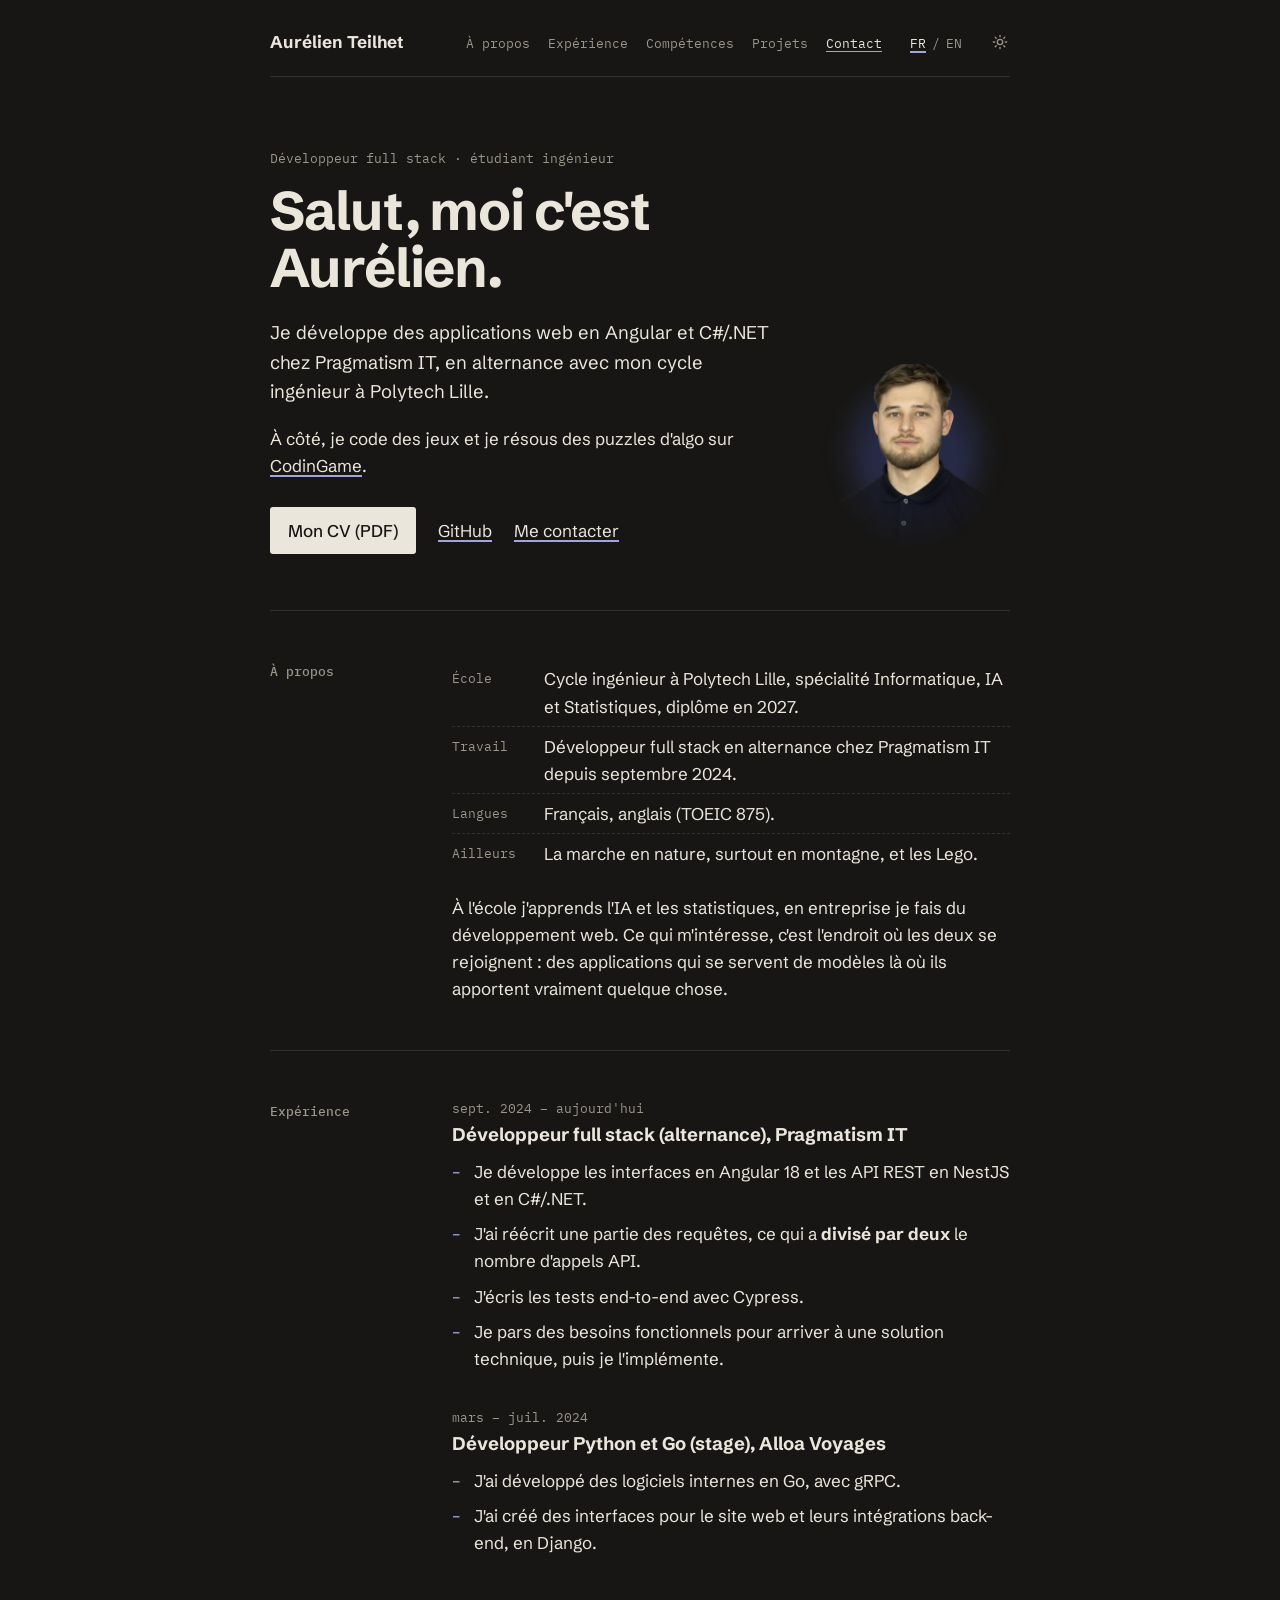
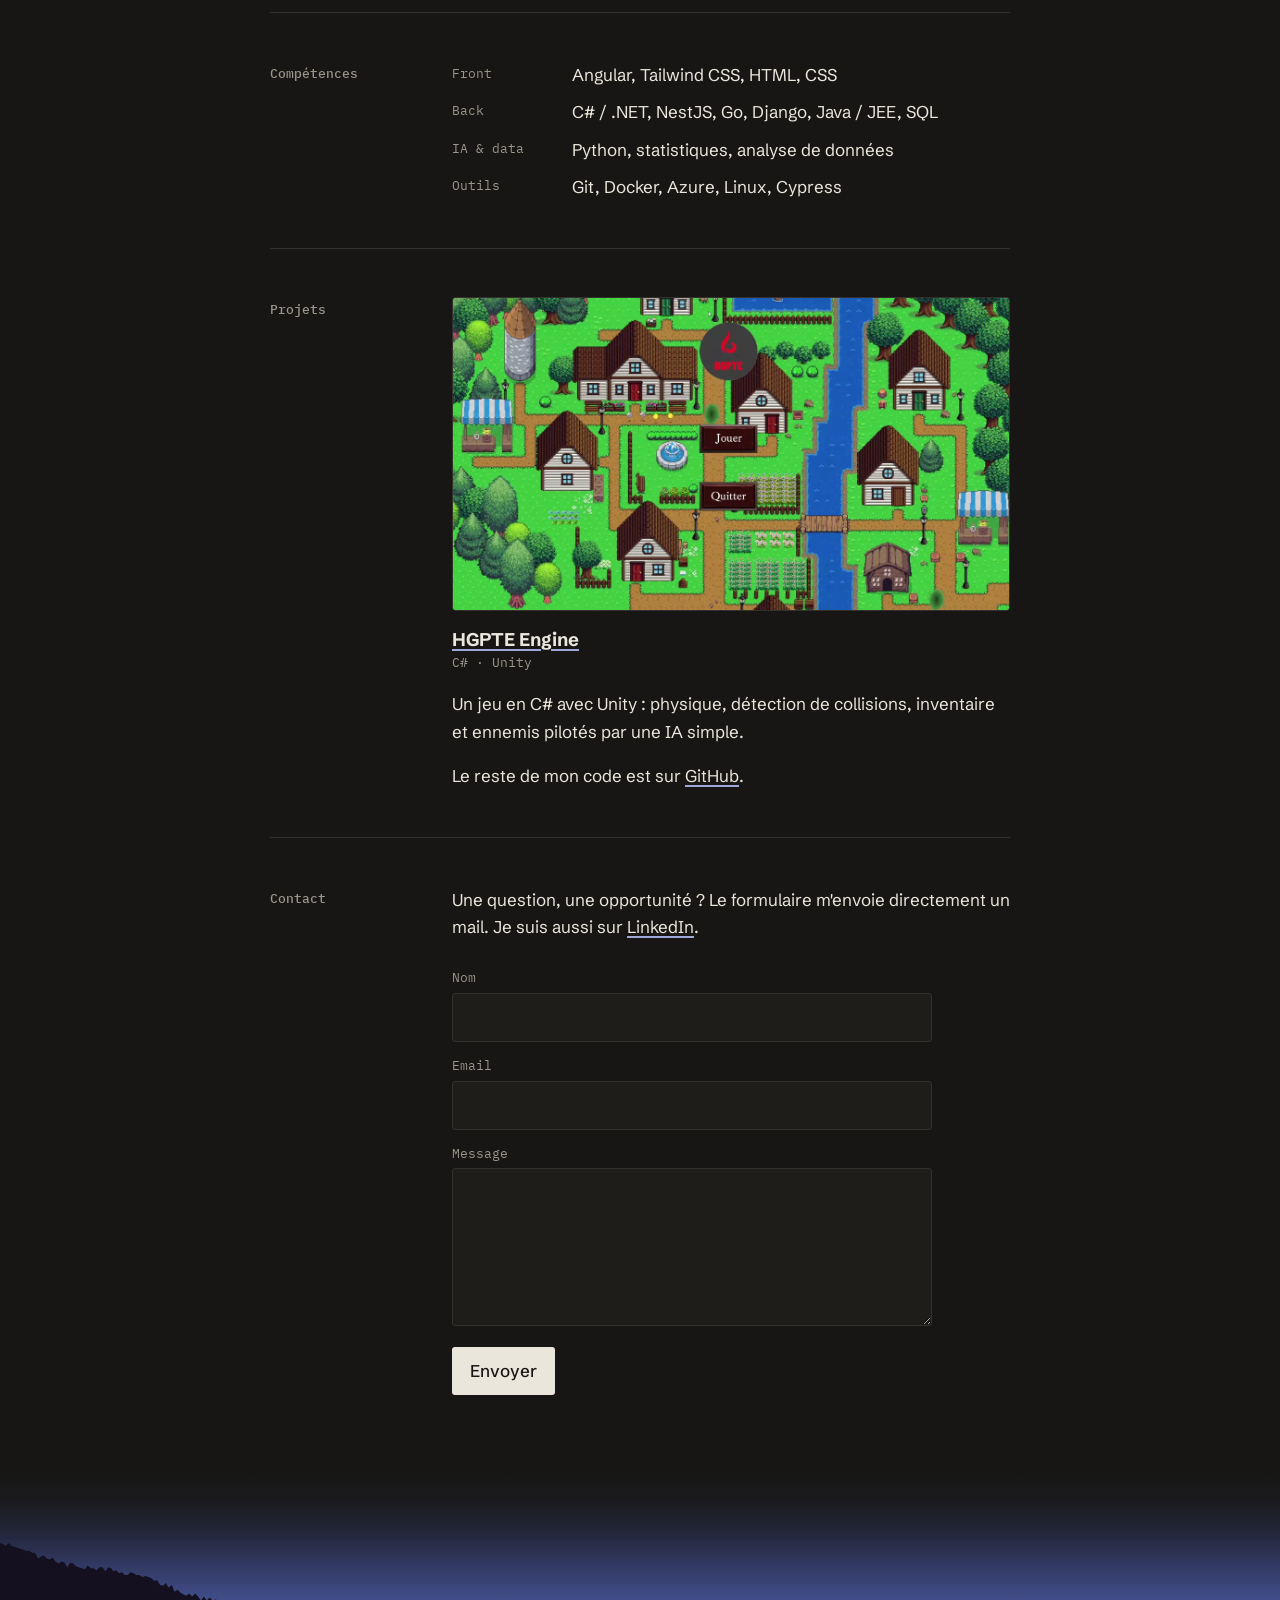
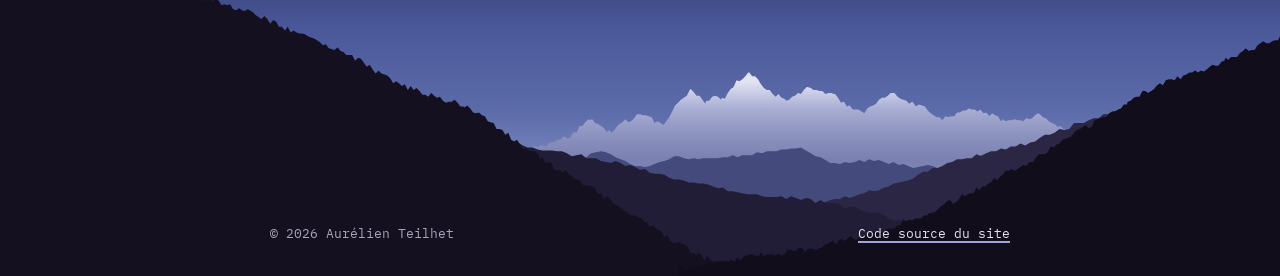
<file: index.html>
<!DOCTYPE html>
<html lang="fr">
<head>
    <meta charset="UTF-8">
    <meta name="viewport" content="width=device-width, initial-scale=1.0">
    <meta name="description" content="Aurélien Teilhet, développeur full stack en alternance et étudiant ingénieur (informatique, IA et statistiques) à Polytech Lille.">

    <!-- Aperçu LinkedIn / réseaux -->
    <meta property="og:type" content="website">
    <meta property="og:url" content="https://aurxdev.github.io/">
    <meta property="og:title" content="Aurélien Teilhet, développeur full stack">
    <meta property="og:description" content="Développeur full stack (Angular, C#/.NET) en alternance, étudiant ingénieur IA & data à Polytech Lille.">
    <meta property="og:image" content="https://aurxdev.github.io/me.png">
    <meta name="twitter:card" content="summary">
    <meta name="twitter:title" content="Aurélien Teilhet, développeur full stack">
    <meta name="twitter:description" content="Développeur full stack (Angular, C#/.NET) en alternance, étudiant ingénieur IA & data à Polytech Lille.">
    <meta name="twitter:image" content="https://aurxdev.github.io/me.png">

    <title>Aurélien Teilhet, développeur full stack</title>
    <link rel="icon" type="image/png" href="logo.png">
    <link rel="preconnect" href="https://fonts.googleapis.com">
    <link rel="preconnect" href="https://fonts.gstatic.com" crossorigin>
    <link href="https://fonts.googleapis.com/css2?family=IBM+Plex+Mono:wght@400;500&family=Schibsted+Grotesk:wght@400;500;700&display=swap" rel="stylesheet">
    <link rel="stylesheet" href="style.css">
    <!-- Appliqué avant l'affichage, sinon la page clignote en sombre quand on a choisi le clair -->
    <script>try { if (localStorage.getItem('portfolio-theme') === 'light') document.documentElement.dataset.theme = 'light'; } catch {}</script>
</head>
<body>
<div class="wrap">

    <header class="site-header">
        <a href="#" class="brand">Aurélien Teilhet</a>
        <nav class="site-nav" aria-label="Sections">
            <a href="#about" data-i18n="nav.about">À propos</a>
            <a href="#experience" data-i18n="nav.experience">Expérience</a>
            <a href="#skills" data-i18n="nav.skills">Compétences</a>
            <a href="#projects" data-i18n="nav.projects">Projets</a>
            <a href="#contact">Contact</a>
        </nav>
        <div class="lang" role="group" aria-label="Langue / Language">
            <button type="button" class="language-button" data-language="fr" aria-pressed="true">FR</button>
            <span aria-hidden="true">/</span>
            <button type="button" class="language-button" data-language="en" aria-pressed="false">EN</button>
        </div>
        <button type="button" id="themeToggle" class="theme-toggle">
            <span class="to-light">
                <svg viewBox="0 0 24 24" aria-hidden="true"><circle cx="12" cy="12" r="4"/><path d="M12 2v2M12 20v2M4.9 4.9l1.4 1.4M17.7 17.7l1.4 1.4M2 12h2M20 12h2M4.9 19.1l1.4-1.4M17.7 6.3l1.4-1.4"/></svg>
                <span class="sr-only" data-i18n="theme.light">Passer en thème clair</span>
            </span>
            <span class="to-dark">
                <svg viewBox="0 0 24 24" aria-hidden="true"><path d="M21 12.8A9 9 0 1 1 11.2 3a7 7 0 0 0 9.8 9.8z"/></svg>
                <span class="sr-only" data-i18n="theme.dark">Passer en thème sombre</span>
            </span>
        </button>
    </header>

    <main>

        <section class="intro">
            <div>
                <p class="meta" data-i18n="intro.meta">Développeur full stack · étudiant ingénieur</p>
                <h1 data-i18n="intro.title">Salut, moi c'est Aurélien.</h1>
                <p class="lede" data-i18n="intro.lede">Je développe des applications web en Angular et C#/.NET chez Pragmatism IT, en alternance avec mon cycle ingénieur à Polytech Lille.</p>
                <p><span data-i18n="intro.side">À côté, je code des jeux et je résous des puzzles d'algo sur</span> <a href="https://www.codingame.com/profile/17610c9aafa584d1a23a3524a8ca84f03948395" target="_blank" rel="noopener">CodinGame</a>.</p>
                <div class="actions">
                    <a id="cvDownload" class="button" href="cv_fr.pdf" target="_blank" rel="noopener" data-i18n="intro.cv">Mon CV (PDF)</a>
                    <a href="https://github.com/aurxdev" target="_blank" rel="noopener">GitHub</a>
                    <a href="#contact" data-i18n="intro.contact">Me contacter</a>
                </div>
            </div>
            <figure class="photo">
                <img src="me.png" alt="Aurélien Teilhet" width="406" height="406">
            </figure>
        </section>

        <section id="about" class="block">
            <h2 data-i18n="nav.about">À propos</h2>
            <div class="block-body">
                <ul class="facts">
                    <li><span class="meta" data-i18n="about.school">École</span><span data-i18n="about.schoolText">Cycle ingénieur à Polytech Lille, spécialité Informatique, IA et Statistiques, diplôme en 2027.</span></li>
                    <li><span class="meta" data-i18n="about.work">Travail</span><span data-i18n="about.workText">Développeur full stack en alternance chez Pragmatism IT depuis septembre 2024.</span></li>
                    <li><span class="meta" data-i18n="about.languages">Langues</span><span data-i18n="about.languagesText">Français, anglais (TOEIC 875).</span></li>
                    <li><span class="meta" data-i18n="about.elsewhere">Ailleurs</span><span data-i18n="about.elsewhereText">La marche en nature, surtout en montagne, et les Lego.</span></li>
                </ul>
                <p data-i18n="about.text">À l'école j'apprends l'IA et les statistiques, en entreprise je fais du développement web. Ce qui m'intéresse, c'est l'endroit où les deux se rejoignent : des applications qui se servent de modèles là où ils apportent vraiment quelque chose.</p>
            </div>
        </section>

        <section id="experience" class="block">
            <h2 data-i18n="nav.experience">Expérience</h2>
            <div class="block-body">
                <article class="job">
                    <p class="meta" data-i18n="pragmatism.dates">sept. 2024 – aujourd'hui</p>
                    <h3 data-i18n="pragmatism.title">Développeur full stack (alternance), Pragmatism IT</h3>
                    <ul class="dash">
                        <li data-i18n="pragmatism.stack">Je développe les interfaces en Angular 18 et les API REST en NestJS et en C#/.NET.</li>
                        <li data-i18n="pragmatism.queries">J'ai réécrit une partie des requêtes, ce qui a <strong>divisé par deux</strong> le nombre d'appels API.</li>
                        <li data-i18n="pragmatism.tests">J'écris les tests end-to-end avec Cypress.</li>
                        <li data-i18n="pragmatism.specs">Je pars des besoins fonctionnels pour arriver à une solution technique, puis je l'implémente.</li>
                    </ul>
                </article>
                <article class="job">
                    <p class="meta" data-i18n="alloa.dates">mars – juil. 2024</p>
                    <h3 data-i18n="alloa.title">Développeur Python et Go (stage), Alloa Voyages</h3>
                    <ul class="dash">
                        <li data-i18n="alloa.go">J'ai développé des logiciels internes en Go, avec gRPC.</li>
                        <li data-i18n="alloa.django">J'ai créé des interfaces pour le site web et leurs intégrations back-end, en Django.</li>
                    </ul>
                </article>
            </div>
        </section>

        <section id="skills" class="block">
            <h2 data-i18n="nav.skills">Compétences</h2>
            <div class="block-body">
                <dl class="skills">
                    <dt>Front</dt>
                    <dd>Angular, Tailwind CSS, HTML, CSS</dd>
                    <dt>Back</dt>
                    <dd>C# / .NET, NestJS, Go, Django, Java / JEE, SQL</dd>
                    <dt data-i18n="skills.data">IA &amp; data</dt>
                    <dd data-i18n="skills.dataList">Python, statistiques, analyse de données</dd>
                    <dt data-i18n="skills.tools">Outils</dt>
                    <dd>Git, Docker, Azure, Linux, Cypress</dd>
                </dl>
            </div>
        </section>

        <section id="projects" class="block">
            <h2 data-i18n="nav.projects">Projets</h2>
            <div class="block-body">

                <article class="project">
                    <!-- Doublon du lien du titre : retiré du clavier et des lecteurs d'écran -->
                    <a class="project-media" href="https://github.com/aurxdev/HGPTE" target="_blank" rel="noopener" tabindex="-1" aria-hidden="true">
                        <video src="hgpte.mp4" poster="hgpte.webp" muted loop playsinline preload="none"></video>
                    </a>
                    <h3><a href="https://github.com/aurxdev/HGPTE" target="_blank" rel="noopener">HGPTE Engine</a></h3>
                    <p class="meta">C# · Unity</p>
                    <p data-i18n="projects.hgpte">Un jeu en C# avec Unity : physique, détection de collisions, inventaire et ennemis pilotés par une IA simple.</p>
                </article>

                <!--
                <article class="project">
                    <a class="project-media" href="https://github.com/aurxdev/" target="_blank" rel="noopener">
                        <img src="raycasting.gif" alt="Rendu du raycaster Orion" loading="lazy">
                    </a>
                    <h3><a href="https://github.com/aurxdev/" target="_blank" rel="noopener">Orion</a></h3>
                    <p class="meta">C · SDL2</p>
                    <p>Un raycaster en C avec SDL2, la technique de rendu pseudo-3D de Wolfenstein 3D.</p>
                </article>
                -->

                <p><span data-i18n="projects.more">Le reste de mon code est sur</span> <a href="https://github.com/aurxdev/" target="_blank" rel="noopener">GitHub</a>.</p>
            </div>
        </section>

        <section id="contact" class="block">
            <h2>Contact</h2>
            <div class="block-body">
                <p><span data-i18n="contact.text">Une question, une opportunité ? Le formulaire m'envoie directement un mail. Je suis aussi sur</span> <a href="https://www.linkedin.com/in/aurelien-teilhet/" target="_blank" rel="noopener">LinkedIn</a>.</p>

                <form id="contactForm" class="contact-form" action="https://formspree.io/f/xykvezzz" method="POST">
                    <div>
                        <label for="name" data-i18n="contact.name">Nom</label>
                        <input type="text" id="name" name="name" autocomplete="name" required>
                    </div>
                    <div>
                        <label for="email">Email</label>
                        <input type="email" id="email" name="email" autocomplete="email" required>
                    </div>
                    <div>
                        <label for="message">Message</label>
                        <textarea id="message" name="message" rows="5" required></textarea>
                    </div>
                    <!-- Pot de miel Formspree : les bots le remplissent, les humains ne le voient pas -->
                    <input type="text" name="_gotcha" class="honeypot" tabindex="-1" autocomplete="off">
                    <button type="submit" id="submitBtn" class="button" data-i18n="contact.send">Envoyer</button>
                    <p id="formStatus" class="form-status" role="status" hidden></p>
                </form>
            </div>
        </section>

    </main>

</div>

<footer class="site-footer">
    <img class="gorge" src="gorge.svg" alt="" loading="lazy">
    <div class="wrap footer-bar">
        <p>© <span id="current-year">2026</span> Aurélien Teilhet</p>
        <p><a href="https://github.com/aurxdev/aurxdev.github.io" target="_blank" rel="noopener" data-i18n="footer.source">Code source du site</a></p>
    </div>
</footer>

<script src="script.js"></script>
</body>
</html>
</file>
<file: style.css>
/* Sombre par défaut : la page se fond dans la montagne du pied de page */
:root {
    color-scheme: dark;
    --paper: #171614;
    --ink: #ebe6dc;
    --muted: #9b958a;
    --rule: #34312c;
    --field: #1f1d1a;
    --accent: #9ea7d8;       /* lavande du ciel de gorge.svg */
    --accent-soft: #262a44;  /* halo derrière la photo */
    --ok: #6fcf97;
    --error: #ff8a75;

    --sans: "Schibsted Grotesk", system-ui, sans-serif;
    --mono: "IBM Plex Mono", ui-monospace, monospace;
}

/* Thème clair, au choix (bouton soleil / lune) */
:root[data-theme="light"] {
    color-scheme: light;
    --paper: #f4f1ea;
    --ink: #1d1c1a;
    --muted: #6d685e;
    --rule: #d8d2c4;
    --field: #fbf9f4;
    --accent: #45529a;
    --accent-soft: #dde0f0;
    --ok: #2f7d4f;
    --error: #b8321f;
}

* { box-sizing: border-box; }

html { scroll-behavior: smooth; }

@media (prefers-reduced-motion: reduce) {
    html { scroll-behavior: auto; }
}

body {
    margin: 0;
    background: var(--paper);
    color: var(--ink);
    font-family: var(--sans);
    font-size: 17px;
    line-height: 1.6;
    -webkit-font-smoothing: antialiased;
}

::selection { background: var(--accent); color: var(--paper); }

a {
    color: inherit;
    text-decoration-color: var(--accent);
    text-decoration-thickness: 2px;
    text-underline-offset: 3px;
}
a:hover { color: var(--accent); }

:focus-visible { outline: 2px solid var(--accent); outline-offset: 2px; }

h1, h2, h3 { line-height: 1.2; }

.mono, .meta {
    font-family: var(--mono);
    font-size: 0.8rem;
}

.meta { color: var(--muted); margin: 0; }

.wrap {
    max-width: 780px;
    margin: 0 auto;
    padding: 0 20px;
}

/* En-tête */

.site-header {
    display: flex;
    flex-wrap: wrap;
    align-items: baseline;
    gap: 8px 24px;
    padding: 28px 0 20px;
    border-bottom: 1px solid var(--rule);
}

.brand {
    font-weight: 700;
    text-decoration: none;
}

.site-nav {
    display: flex;
    flex-wrap: wrap;
    gap: 4px 18px;
    margin-left: auto;
    font-family: var(--mono);
    font-size: 0.8rem;
}

.site-nav a {
    color: var(--muted);
    text-decoration: none;
}
.site-nav a:hover,
.site-nav a.is-active {
    color: var(--ink);
    text-decoration: underline;
    text-decoration-color: var(--accent);
}

.lang {
    display: flex;
    align-items: baseline;
    gap: 2px;
    font-family: var(--mono);
    font-size: 0.8rem;
    color: var(--muted);
}

.lang button {
    background: none;
    border: 0;
    padding: 2px 4px;
    font: inherit;
    color: var(--muted);
    cursor: pointer;
}
.lang button:hover { color: var(--ink); }
.lang button[aria-pressed="true"] {
    color: var(--ink);
    text-decoration: underline;
    text-decoration-color: var(--accent);
    text-decoration-thickness: 2px;
    text-underline-offset: 3px;
}

.theme-toggle {
    display: flex;
    align-self: center;
    padding: 2px;
    border: 0;
    background: none;
    color: var(--muted);
    cursor: pointer;
}
.theme-toggle:hover { color: var(--ink); }
.theme-toggle svg {
    width: 16px;
    height: 16px;
    fill: none;
    stroke: currentColor;
    stroke-width: 2;
    stroke-linecap: round;
    stroke-linejoin: round;
}

/* Le bouton montre le thème vers lequel on bascule : soleil en sombre, lune en clair */
.to-light, .to-dark { display: flex; }
:root[data-theme="light"] .to-light,
:root:not([data-theme="light"]) .to-dark { display: none; }

.sr-only {
    position: absolute;
    width: 1px;
    height: 1px;
    overflow: hidden;
    clip-path: inset(50%);
    white-space: nowrap;
}

@media (max-width: 640px) {
    .lang { margin-left: auto; }
    .site-nav {
        order: 3;
        width: 100%;
        margin-left: 0;
    }
}

/* Intro */

.intro {
    display: grid;
    grid-template-columns: 1fr 190px;
    gap: 40px;
    align-items: end;
    padding: 72px 0 56px;
}

.intro h1 {
    font-size: clamp(2.3rem, 6vw, 3.4rem);
    line-height: 1.05;
    letter-spacing: -0.02em;
    margin: 12px 0 22px;
}

.intro p { max-width: 34em; }

.lede { font-size: 1.15rem; }

/* Pas de cadre : me.png est détourée, on garde juste un halo et on fond les épaules dans la page */
.photo {
    margin: 0;
    aspect-ratio: 1;
    background: radial-gradient(circle closest-side, var(--accent-soft) 45%, transparent);
    -webkit-mask-image: radial-gradient(ellipse 50% 60% at 50% 40%, #000 60%, transparent);
    mask-image: radial-gradient(ellipse 50% 60% at 50% 40%, #000 60%, transparent);
}
.photo img {
    display: block;
    width: 100%;
    height: 100%;
    object-fit: cover;
}

.actions {
    display: flex;
    flex-wrap: wrap;
    align-items: center;
    gap: 12px 22px;
    margin-top: 28px;
}

.button {
    display: inline-block;
    padding: 10px 18px;
    border: 0;
    border-radius: 3px;
    background: var(--ink);
    color: var(--paper);
    font: inherit;
    font-weight: 500;
    text-decoration: none;
    cursor: pointer;
}
.button:hover { background: var(--accent); color: var(--paper); }
.button:disabled { opacity: 0.6; cursor: progress; }

@media (max-width: 640px) {
    .intro {
        grid-template-columns: 1fr;
        gap: 24px;
        padding: 40px 0;
    }
    .photo { width: 140px; order: -1; }
}

/* Sections */

.block {
    display: grid;
    grid-template-columns: 150px 1fr;
    gap: 12px 32px;
    padding: 48px 0;
    border-top: 1px solid var(--rule);
}

.block > h2 {
    margin: 5px 0 0;
    font-family: var(--mono);
    font-size: 0.8rem;
    font-weight: 500;
    color: var(--muted);
}

.block-body > :first-child { margin-top: 0; }
.block-body > :last-child { margin-bottom: 0; }

@media (max-width: 640px) {
    .block {
        grid-template-columns: 1fr;
        padding: 36px 0;
    }
}

.facts {
    list-style: none;
    padding: 0;
    margin: 0 0 20px;
}
.facts li {
    display: grid;
    grid-template-columns: 80px 1fr;
    gap: 12px;
    padding: 6px 0;
}
.facts li + li { border-top: 1px dashed var(--rule); }
.facts .meta { padding-top: 4px; }

.job + .job { margin-top: 36px; }

.job h3 {
    font-size: 1.15rem;
    margin: 4px 0 12px;
}

.dash {
    list-style: none;
    padding: 0;
    margin: 0;
}
.dash li {
    position: relative;
    padding-left: 22px;
    margin: 8px 0;
}
.dash li::before {
    content: "–";
    position: absolute;
    left: 0;
    color: var(--accent);
}

.skills {
    display: grid;
    grid-template-columns: 100px 1fr;
    gap: 10px 20px;
    margin: 0;
}
.skills dt {
    padding-top: 3px;
    font-family: var(--mono);
    font-size: 0.8rem;
    color: var(--muted);
}
.skills dd { margin: 0; }

/* Projets */

.project-media {
    position: relative;
    display: block;
    aspect-ratio: 16 / 9;
    overflow: hidden;
    background: #000;
    border: 1px solid var(--rule);
    border-radius: 3px;
}
.project-media video {
    position: absolute;
    inset: 0;
    width: 100%;
    height: 100%;
    object-fit: cover;
}

.project h3 {
    font-size: 1.15rem;
    margin: 18px 0 2px;
}

/* Contact */

.contact-form {
    display: grid;
    gap: 14px;
    max-width: 480px;
    margin-top: 28px;
}

.contact-form label {
    display: block;
    margin-bottom: 4px;
    font-family: var(--mono);
    font-size: 0.8rem;
    color: var(--muted);
}

.contact-form input,
.contact-form textarea {
    width: 100%;
    padding: 10px 12px;
    border: 1px solid var(--rule);
    border-radius: 3px;
    background: var(--field);
    color: var(--ink);
    font: inherit;
}
.contact-form textarea { resize: vertical; }
.contact-form input:focus,
.contact-form textarea:focus {
    outline: 2px solid var(--accent);
    outline-offset: -1px;
}

.contact-form .button { justify-self: start; }

.honeypot { display: none; }

.form-status { margin: 0; }
.form-status.ok { color: var(--ok); }
.form-status.error { color: var(--error); }

/* Pied de page : une gorge de montagne au crépuscule, sur toute la largeur.
   Le texte est posé sur les versants sombres, quel que soit le thème. */

.site-footer {
    --accent: #9ea7d8;
    position: relative;
    display: flex;
    align-items: flex-end;
    height: clamp(320px, 32vw, 460px);
    margin-top: 24px;
    font-family: var(--mono);
    font-size: 0.8rem;
    color: #a9a3bd;
}

.gorge {
    position: absolute;
    inset: 0;
    width: 100%;
    height: 100%;
    object-fit: cover;
    object-position: 50% 100%;
}

.footer-bar {
    position: relative;
    display: flex;
    flex-wrap: wrap;
    justify-content: space-between;
    gap: 8px 24px;
    width: 100%;
    padding-bottom: 32px;
}
.site-footer p { margin: 0; }
.site-footer a { color: #e6e2f0; }
.site-footer a:hover { color: var(--accent); }
</file>
